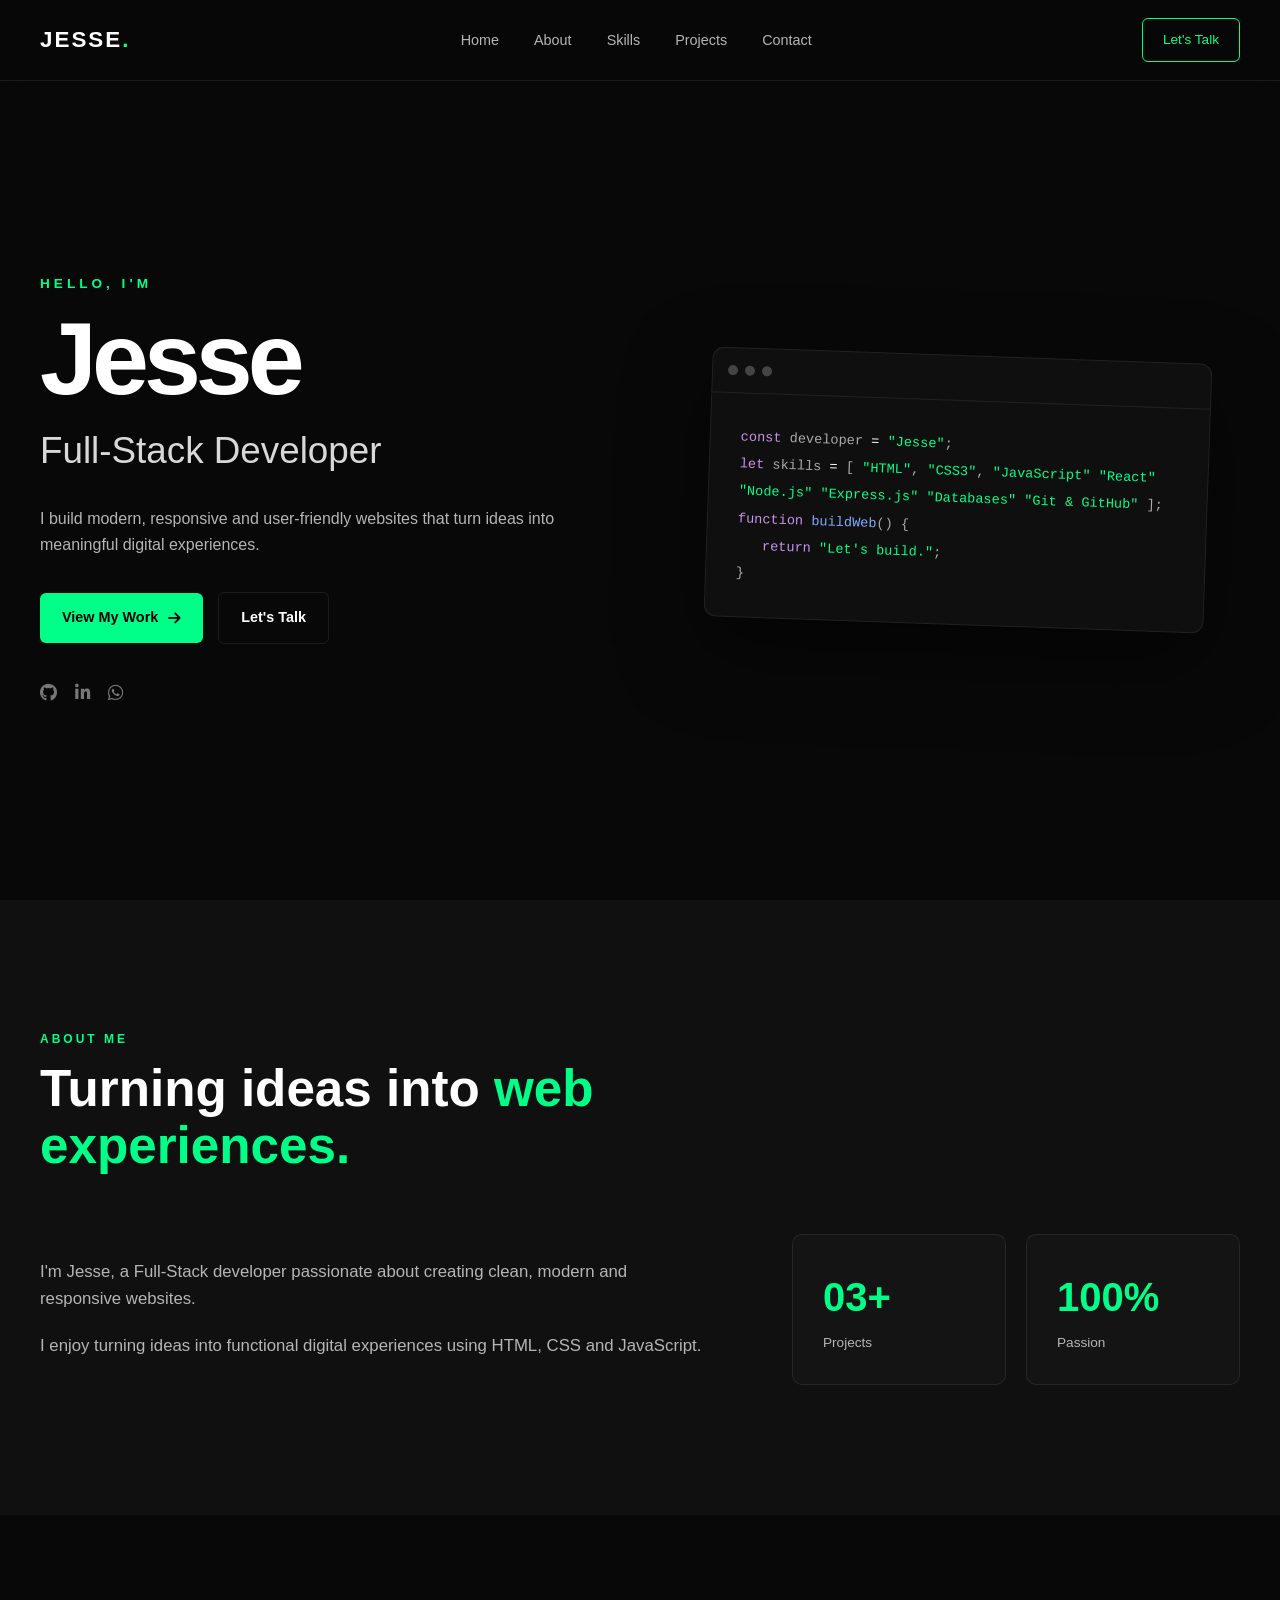
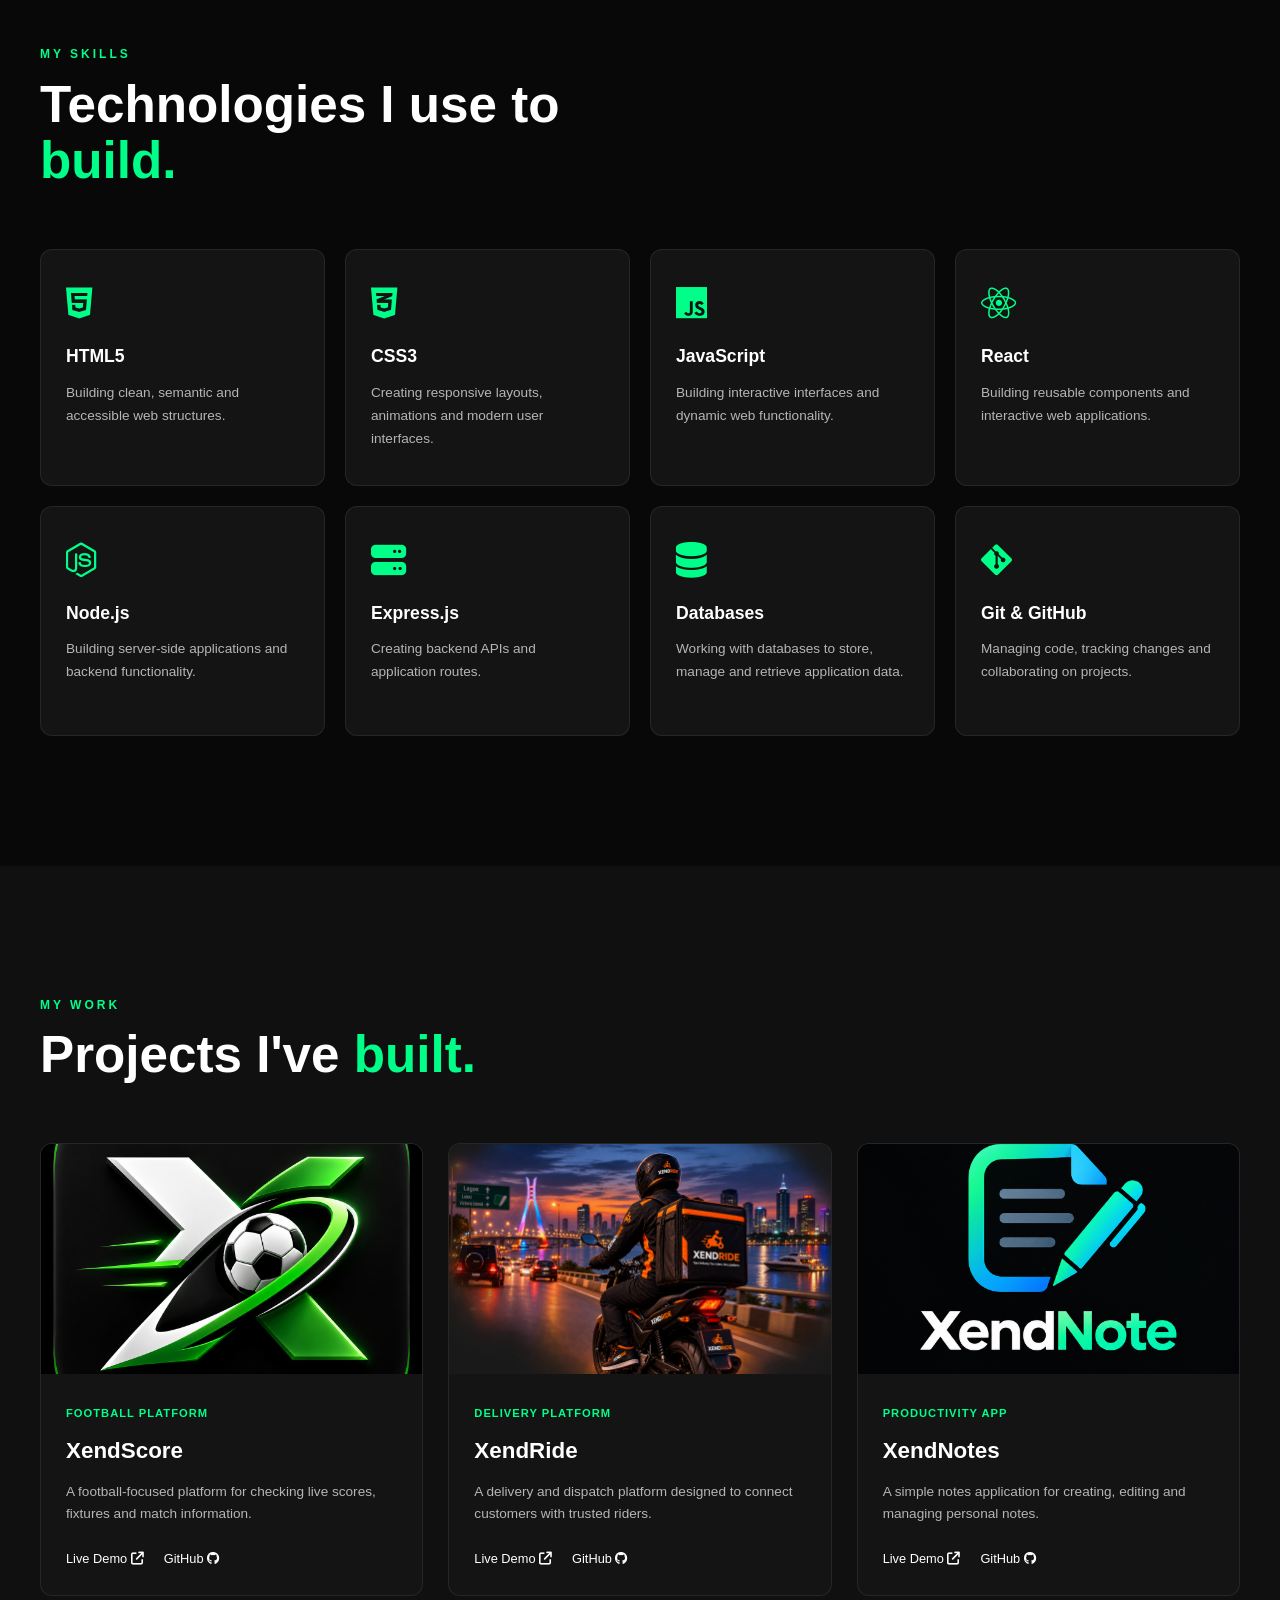
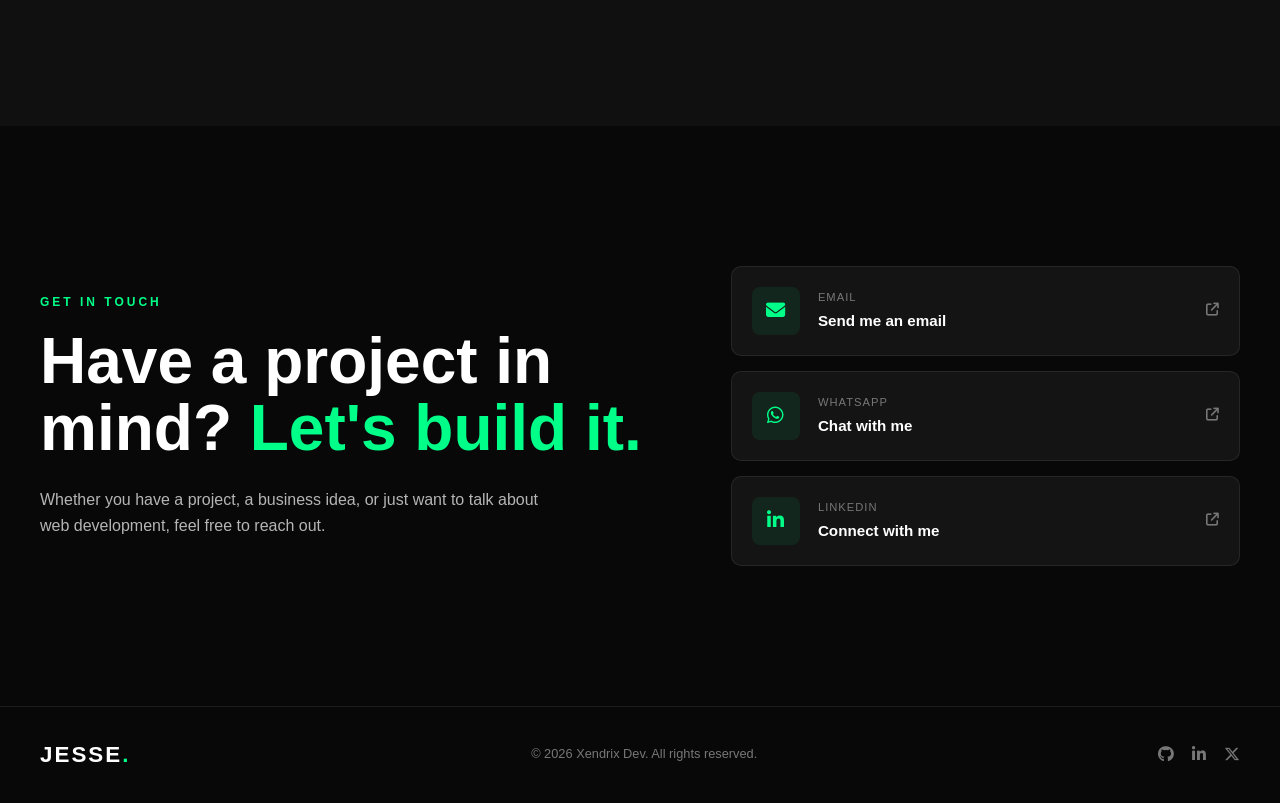
<file: index.html>
<!DOCTYPE html>
<ht lang="en">
<head>
    <meta charset="UTF-8">
    <meta name="viewport" content="width=device-width, initial-scale=1.0">

    <meta
        name="description"
        content="Jesse — Full-Stack Developer building modern, responsive and user-friendly web experiences."
    >

    <title>Jesse | Full-Stack Developer</title>

    <!-- Font Awesome -->
    <link
        rel="stylesheet"
        href="https://cdnjs.cloudflare.com/ajax/libs/font-awesome/6.5.2/css/all.min.css"
    >

    <!-- Main CSS -->
    <link rel="stylesheet" href="style.css">
    <link rel="icon" type="image/png" href="/images/jesselogo.png">
</head>

<body>

    <!-- ==================== NAVBAR ==================== -->
    <header class="header">
        <nav class="navbar">

            <a href="#home" class="logo">
                JESSE<span>.</span>
            </a>

            <ul class="nav-links">
                <li><a href="#home">Home</a></li>
                <li><a href="#about">About</a></li>
                <li><a href="#skills">Skills</a></li>
                <li><a href="#projects">Projects</a></li>
                <li><a href="#contact">Contact</a></li>
            </ul>

            <a href="#contact" class="nav-contact">
                Let's Talk
            </a>

            <button
                class="menu-btn"
                type="button"
                aria-label="Open navigation menu"
            >
                <i class="fa-solid fa-bars"></i>
            </button>

        </nav>
    </header>


    <!-- ==================== MAIN ==================== -->
    <main>

        <!-- ==================== HERO ==================== -->
        <section id="home" class="hero">

            <div class="hero-content">

                <p class="hero-intro">
                    HELLO, I'M
                </p>

                <h1>
                    Jesse
                </h1>

                <h2>
                    Full-Stack Developer
                </h2>

                <p class="hero-description">
                    I build modern, responsive and user-friendly
                    websites that turn ideas into meaningful digital
                    experiences.
                </p>

                <div class="hero-buttons">

                    <a href="#projects" class="btn primary-btn">
                        View My Work
                        <i class="fa-solid fa-arrow-right"></i>
                    </a>

                    <a href="#contact" class="btn secondary-btn">
                        Let's Talk
                    </a>

                </div>

                <div class="hero-socials">

                    <a target="_blank" href="https://github.com/jessepatrick98-blip" aria-label="GitHub">
                        <i class="fa-brands fa-github"></i>
                    </a>

                    <a target="_blank" href="https://www.linkedin.com/in/jesse-patrick-ab23aa43b/" aria-label="LinkedIn">
                        <i class="fa-brands fa-linkedin-in"></i>
                    </a>

                    <a target="_blank" href="https://wa.me/message/SA4C3QJQT6L4J1" aria-label="X">
                        <i class="fa-brands fa-whatsapp"></i>
                    </a>

                </div>

            </div>

            <div class="hero-visual">

                <div class="code-card">

                    <div class="code-header">
                        <span></span>
                        <span></span>
                        <span></span>
                    </div>

                    <div class="code-content">
                        <p>
                            <span class="code-purple">const</span>
                            developer
                            <span class="code-white">=</span>
                            <span class="code-green">"Jesse"</span>;
                        </p>

                        <p>
                            <span class="code-purple">let</span>
                            skills
                            <span class="code-white">=</span>
                            [
                            <span class="code-green">"HTML"</span>,
                            <span class="code-green">"CSS3"</span>,
                            <span class="code-green">"JavaScript"</span>
                            <span class="code-green">"React"</span>
                            <span class="code-green">"Node.js"</span>
                            <span class="code-green">"Express.js"</span>
                            <span class="code-green">"Databases"</span>
                            <span class="code-green">"Git & GitHub"</span>

                            ];
                        </p>

                        <p>
                            <span class="code-purple">function</span>
                            <span class="code-blue">buildWeb</span>() {
                        </p>

                        <p class="code-indent">
                            <span class="code-purple">return</span>
                            <span class="code-green">"Let's build."</span>;
                        </p>

                        <p>
                            }
                        </p>
                    </div>

                </div>

            </div>

        </section>


        <!-- ==================== ABOUT ==================== -->
        <section id="about" class="about">

            <div class="section-container">

                <div class="section-heading">
                    <p class="section-label">ABOUT ME</p>
                    <h2>Turning ideas into <span>web experiences.</span></h2>
                </div>

                <div class="about-content">

                    <div class="about-text">
                        <p>
                            I'm Jesse, a Full-Stack developer passionate about
                            creating clean, modern and responsive websites.
                        </p>

                        <p>
                            I enjoy turning ideas into functional digital
                            experiences using HTML, CSS and JavaScript.
                        </p>
                    </div>

                    <div class="about-stats">

                        <div class="stat">
                            <strong>03+</strong>
                            <span>Projects</span>
                        </div>

                        <div class="stat">
                            <strong>100%</strong>
                            <span>Passion</span>
                        </div>

                    </div>

                </div>

            </div>

        </section>


       
<!-- ==================== SKILLS ==================== -->
<section id="skills" class="skills">

    <div class="section-container">

        <div class="section-heading">
            <p class="section-label">MY SKILLS</p>
            <h2>Technologies I use to <span>build.</span></h2>
        </div>


        <div class="skills-grid">

            <!-- HTML -->
            <div class="skill-card">
                <i class="fa-brands fa-html5"></i>

                <h3>HTML5</h3>

                <p>
                    Building clean, semantic and accessible
                    web structures.
                </p>
            </div>


            <!-- CSS -->
            <div class="skill-card">
                <i class="fa-brands fa-css3-alt"></i>

                <h3>CSS3</h3>

                <p>
                    Creating responsive layouts, animations
                    and modern user interfaces.
                </p>
            </div>


            <!-- JavaScript -->
            <div class="skill-card">
                <i class="fa-brands fa-js"></i>

                <h3>JavaScript</h3>

                <p>
                    Building interactive interfaces and
                    dynamic web functionality.
                </p>
            </div>


            <!-- React -->
            <div class="skill-card">
                <i class="fa-brands fa-react"></i>

                <h3>React</h3>

                <p>
                    Building reusable components and
                    interactive web applications.
                </p>
            </div>


            <!-- Node.js -->
            <div class="skill-card">

                <i class="fa-brands fa-node-js"></i>

                <h3>Node.js</h3>

                <p>
                    Building server-side applications
                    and backend functionality.
                </p>
            </div>


            <!-- Express -->
            <div class="skill-card">

                <i class="fa-solid fa-server"></i>

                <h3>Express.js</h3>

                <p>
                    Creating backend APIs and
                    application routes.
                </p>
            </div>


            <!-- Database -->
            <div class="skill-card">

                <i class="fa-solid fa-database"></i>

                <h3>Databases</h3>

                <p>
                    Working with databases to store,
                    manage and retrieve application data.
                </p>
            </div>


            <!-- Git -->
            <div class="skill-card">

                <i class="fa-brands fa-git-alt"></i>

                <h3>Git & GitHub</h3>

                <p>
                    Managing code, tracking changes and
                    collaborating on projects.
                </p>
            </div>

        </div>

    </div>

</section>



        <!-- ==================== PROJECTS ==================== -->
        <section id="projects" class="projects">

            <div class="section-container">

                <div class="section-heading">
                    <p class="section-label">MY WORK</p>
                    <h2>Projects I've <span>built.</span></h2>
                </div>

                <div class="projects-grid">

                    <!-- XendScore -->
                    <article class="project-card">

                        <div class="project-image">
                            <img
                                src="/images/xendscore.png.png"
                                alt="XendScore project preview"
                            >
                        </div>

                        <div class="project-info">

                            <span class="project-category">
                                Football Platform
                            </span>

                            <h3>XendScore</h3>

                            <p>
                                A football-focused platform for checking
                                live scores, fixtures and match information.
                            </p>

                            <div class="project-links">
                                <a href="https://xendscore.pages.dev/" target="_blank">
                                    Live Demo
                                    <i class="fa-solid fa-arrow-up-right-from-square"></i>
                                </a>

                                <a href="https://github.com/jessepatrick98-blip/XendScore" target="_blank">
                                    GitHub
                                    <i class="fa-brands fa-github"></i>
                                </a>
                            </div>

                        </div>

                    </article>


                    <!-- XendRide -->
                    <article class="project-card">

                        <div class="project-image">
                            <img
                                src="images/xendride.png"
                                alt="XendRide project preview"
                            >
                        </div>

                        <div class="project-info">

                            <span class="project-category">
                                Delivery Platform
                            </span>

                            <h3>XendRide</h3>

                            <p>
                                A delivery and dispatch platform designed
                                to connect customers with trusted riders.
                            </p>

                            <div class="project-links">
                                <a href="#" target="_blank">
                                    Live Demo
                                    <i class="fa-solid fa-arrow-up-right-from-square"></i>
                                </a>

                                <a href="#" target="_blank">
                                    GitHub
                                    <i class="fa-brands fa-github"></i>
                                </a>
                            </div>

                        </div>

                    </article>


                    <!-- XendNotes -->
                    <article class="project-card">

                        <div class="project-image">
                            <img
                                src="/images/xendnote.png.png"
                                alt="XendNotes project preview"
                            >
                        </div>

                        <div class="project-info">

                            <span class="project-category">
                                Productivity App
                            </span>

                            <h3>XendNotes</h3>

                            <p>
                                A simple notes application for creating,
                                editing and managing personal notes.
                            </p>

                            <div class="project-links">
                                <a href="#" target="_blank">
                                    Live Demo
                                    <i class="fa-solid fa-arrow-up-right-from-square"></i>
                                </a>

                                <a href="#" target="_blank">
                                    GitHub
                                    <i class="fa-brands fa-github"></i>
                                </a>
                            </div>

                        </div>

                    </article>

                </div>

            </div>

        </section>


        <!-- ==================== CONTACT ==================== -->

<!-- ==================== CONTACT ==================== -->
<section id="contact" class="contact">

    <div class="section-container">

        <div class="contact-wrapper">

            <div class="contact-heading">
                <p class="section-label">GET IN TOUCH</p>

                <h2>
                    Have a project in mind?
                    <span>Let's build it.</span>
                </h2>

                <p class="contact-description">
                    Whether you have a project, a business idea, or just
                    want to talk about web development, feel free to reach out.
                </p>
            </div>


            <div class="contact-options">

                <!-- Email -->
                <a  href="https://mail.google.com/mail/?view=cm&fs=1&to=jessepatrick98@gmail.com" class="contact-card">

                    <div class="contact-icon">
                        <i class="fa-solid fa-envelope"></i>
                    </div>

                    <div class="contact-info">
                        <span>Email</span>
                        <strong>Send me an email</strong>
                    </div>

                    <i class="fa-solid fa-arrow-up-right-from-square contact-arrow"></i>

                </a>


                <!-- WhatsApp -->
                <a
                    href="https://wa.me/message/SA4C3QJQT6L4J1"
                    target="_blank"
                    rel="noopener noreferrer"
                    class="contact-card"
                >

                    <div class="contact-icon">
                        <i class="fa-brands fa-whatsapp"></i>
                    </div>

                    <div class="contact-info">
                        <span>WhatsApp</span>
                        <strong>Chat with me</strong>
                    </div>

                    <i class="fa-solid fa-arrow-up-right-from-square contact-arrow"></i>

                </a>


                <!-- LinkedIn -->
                <a
                    href="https://www.linkedin.com/in/jesse-patrick-ab23aa43b/"
                    target="_blank"
                    rel="noopener noreferrer"
                    class="contact-card"
                >

                    <div class="contact-icon">
                        <i class="fa-brands fa-linkedin-in"></i>
                    </div>

                    <div class="contact-info">
                        <span>LinkedIn</span>
                        <strong>Connect with me</strong>
                    </div>

                    <i class="fa-solid fa-arrow-up-right-from-square contact-arrow"></i>

                </a>

            </div>

        </div>

    </div>

</section>


    </main>


    <!-- ==================== FOOTER ==================== -->
    <footer class="footer">

        <div class="footer-content">

            <a href="#home" class="logo">
                JESSE<span>.</span>
            </a>

            <p>
                © 2026 Xendrix Dev. All rights reserved.
            </p>

            <div class="footer-socials">

                <a href="#" aria-label="GitHub">
                    <i class="fa-brands fa-github"></i>
                </a>

                <a href="#" aria-label="LinkedIn">
                    <i class="fa-brands fa-linkedin-in"></i>
                </a>

                <a href="#" aria-label="X">
                    <i class="fa-brands fa-x-twitter"></i>
                </a>

            </div>

        </div>

    </footer>


    <!-- JavaScript -->
    <script src="script.js"></script>

</body>
</ht
</file>
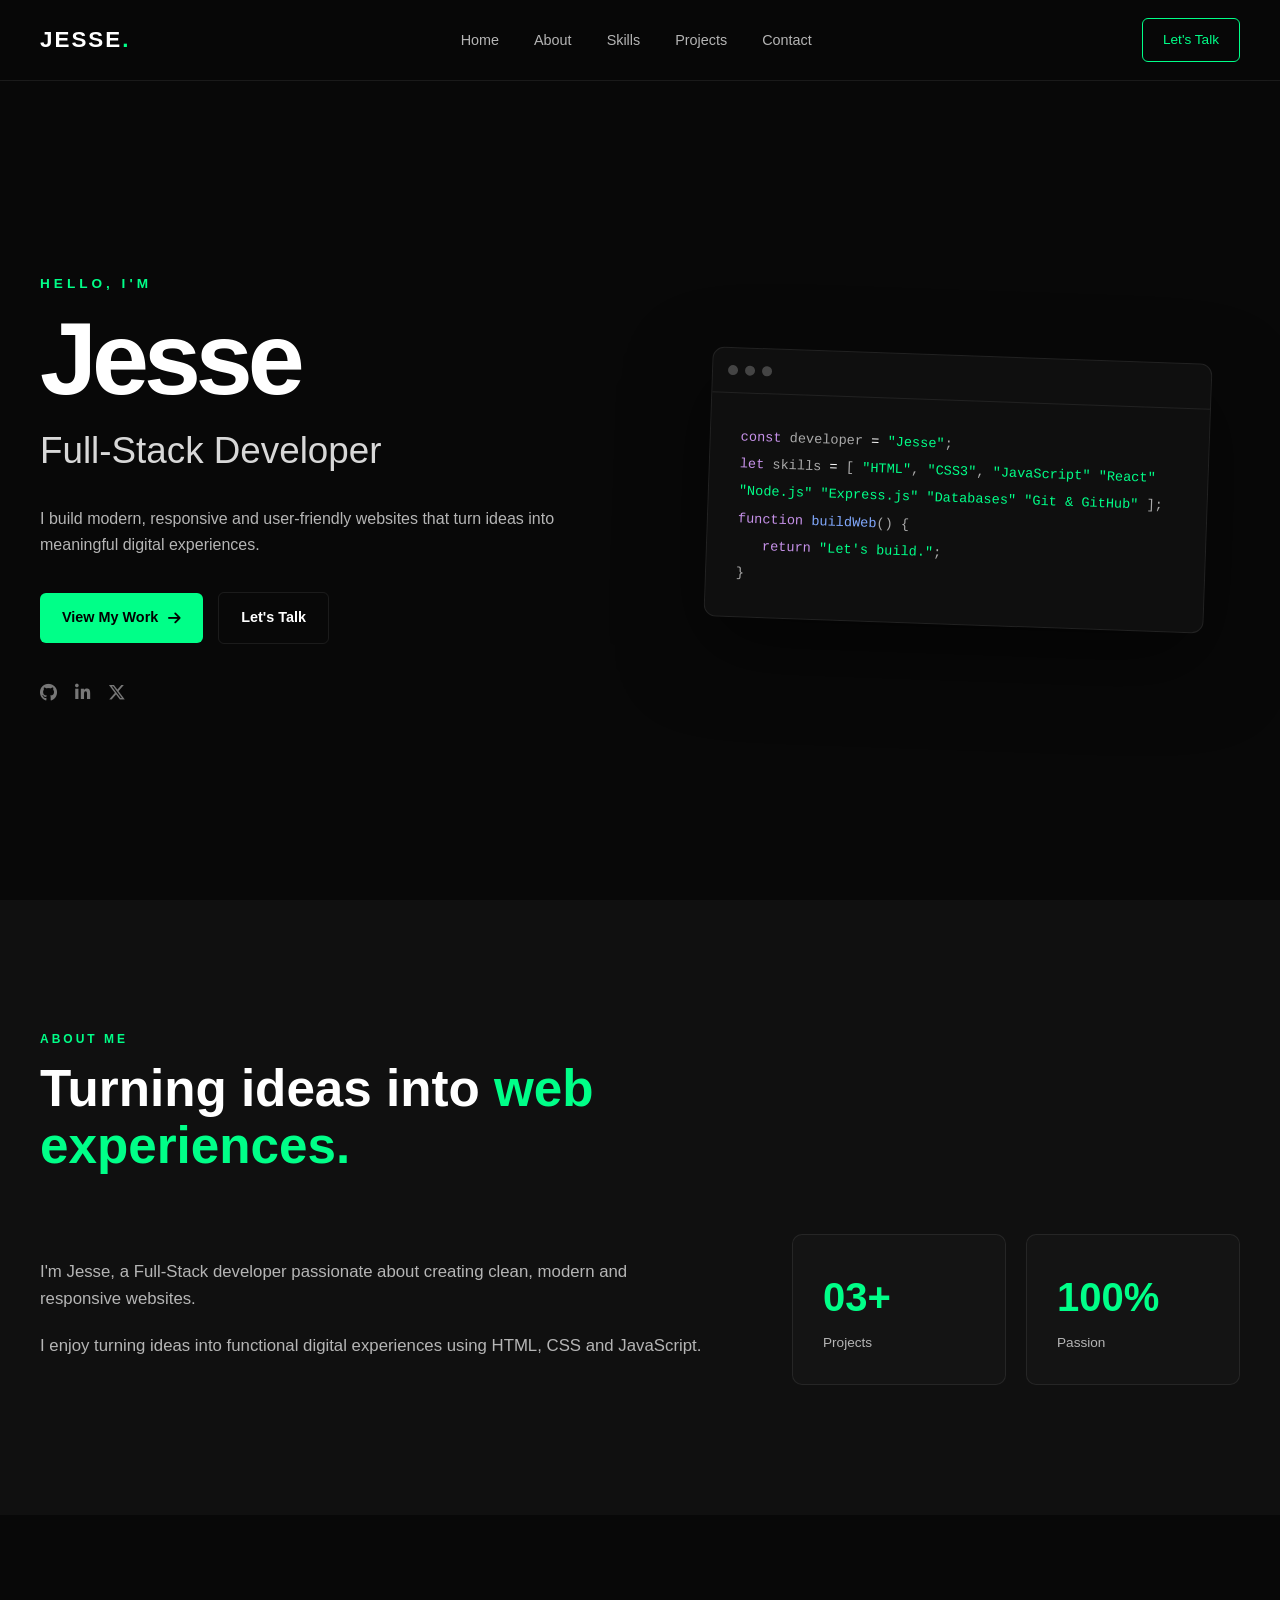
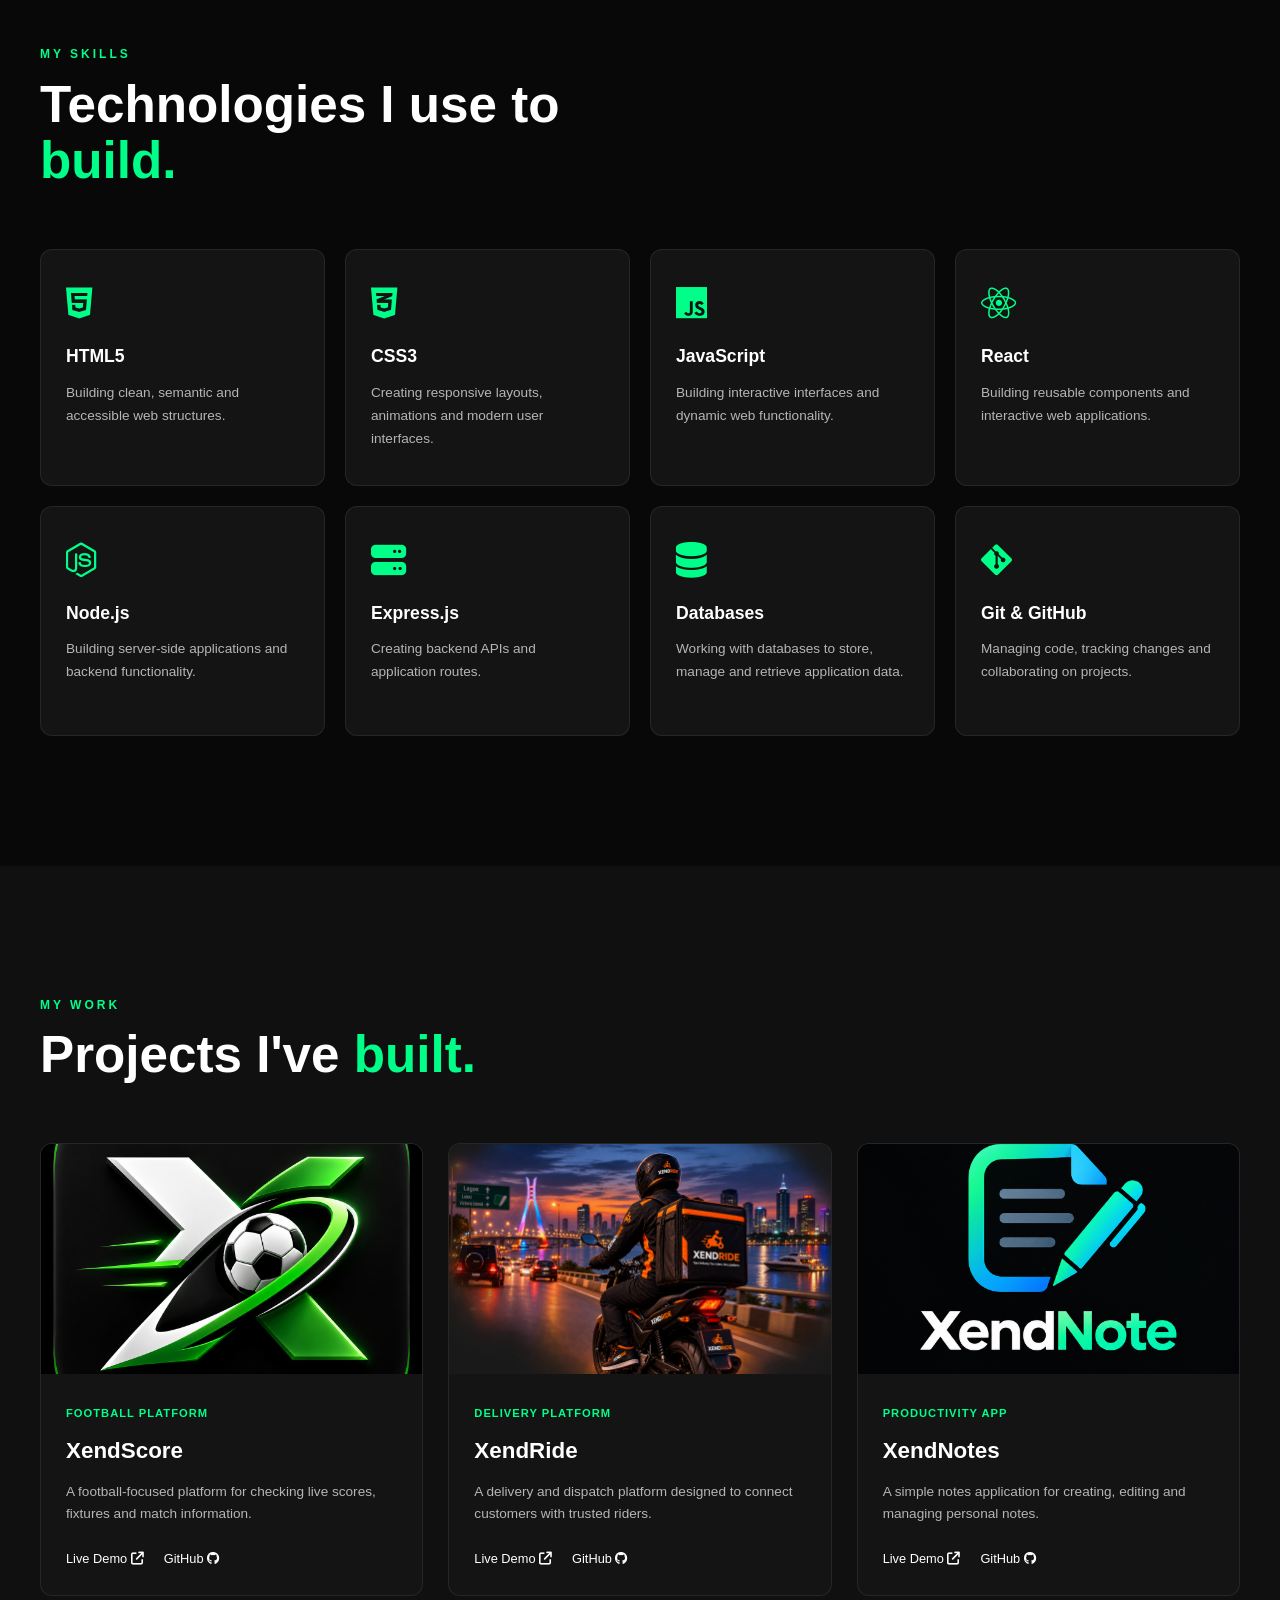
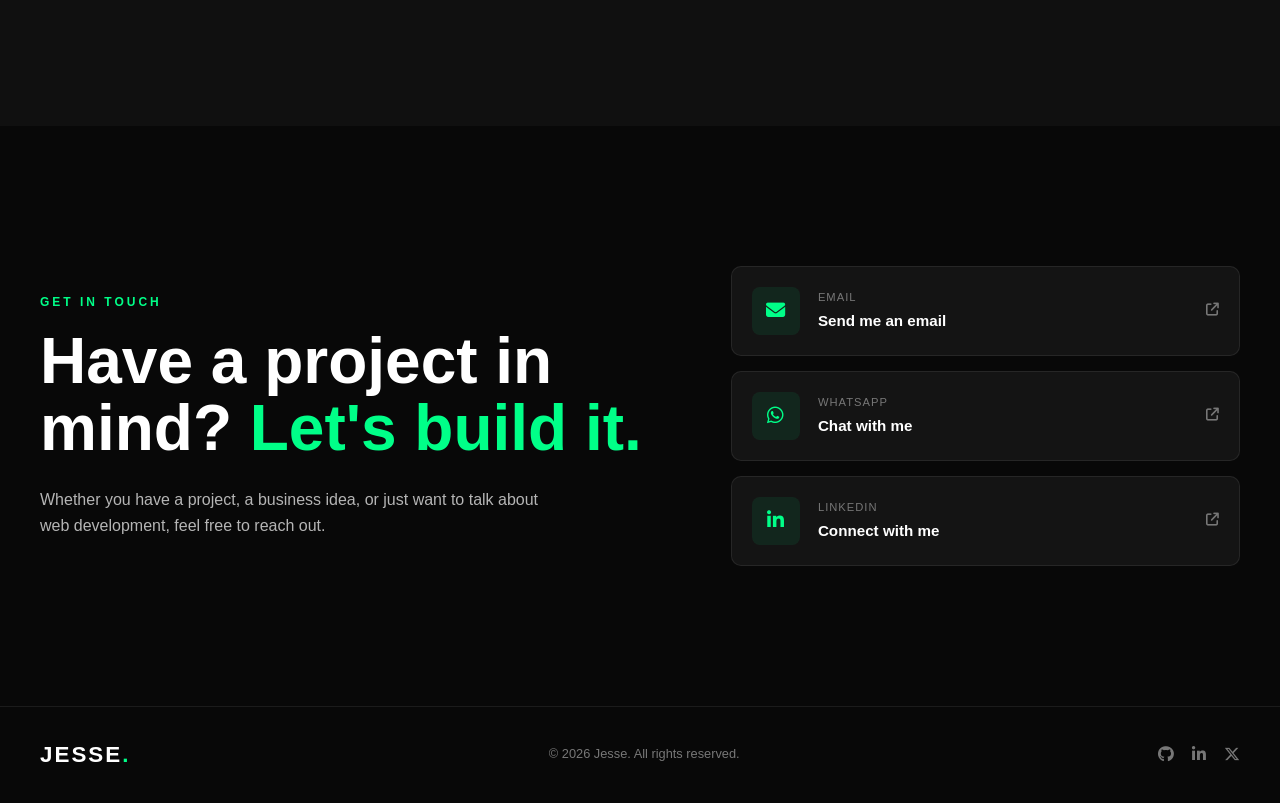
<file: hero.html>
<!DOCTYPE html>
<ht lang="en">
<head>
    <meta charset="UTF-8">
    <meta name="viewport" content="width=device-width, initial-scale=1.0">

    <meta
        name="description"
        content="Jesse — Full-Stack Developer building modern, responsive and user-friendly web experiences."
    >

    <title>Jesse | Full-Stack Developer</title>

    <!-- Font Awesome -->
    <link
        rel="stylesheet"
        href="https://cdnjs.cloudflare.com/ajax/libs/font-awesome/6.5.2/css/all.min.css"
    >

    <!-- Main CSS -->
    <link rel="stylesheet" href="/css/style.css">
    <link rel="icon" type="image/png" href="/images/jesselogo.png">
</head>

<body>

    <!-- ==================== NAVBAR ==================== -->
    <header class="header">
        <nav class="navbar">

            <a href="#home" class="logo">
                JESSE<span>.</span>
            </a>

            <ul class="nav-links">
                <li><a href="#home">Home</a></li>
                <li><a href="#about">About</a></li>
                <li><a href="#skills">Skills</a></li>
                <li><a href="#projects">Projects</a></li>
                <li><a href="#contact">Contact</a></li>
            </ul>

            <a href="#contact" class="nav-contact">
                Let's Talk
            </a>

            <button
                class="menu-btn"
                type="button"
                aria-label="Open navigation menu"
            >
                <i class="fa-solid fa-bars"></i>
            </button>

        </nav>
    </header>


    <!-- ==================== MAIN ==================== -->
    <main>

        <!-- ==================== HERO ==================== -->
        <section id="home" class="hero">

            <div class="hero-content">

                <p class="hero-intro">
                    HELLO, I'M
                </p>

                <h1>
                    Jesse
                </h1>

                <h2>
                    Full-Stack Developer
                </h2>

                <p class="hero-description">
                    I build modern, responsive and user-friendly
                    websites that turn ideas into meaningful digital
                    experiences.
                </p>

                <div class="hero-buttons">

                    <a href="#projects" class="btn primary-btn">
                        View My Work
                        <i class="fa-solid fa-arrow-right"></i>
                    </a>

                    <a href="#contact" class="btn secondary-btn">
                        Let's Talk
                    </a>

                </div>

                <div class="hero-socials">

                    <a href="#" aria-label="GitHub">
                        <i class="fa-brands fa-github"></i>
                    </a>

                    <a href="#" aria-label="LinkedIn">
                        <i class="fa-brands fa-linkedin-in"></i>
                    </a>

                    <a href="#" aria-label="X">
                        <i class="fa-brands fa-x-twitter"></i>
                    </a>

                </div>

            </div>

            <div class="hero-visual">

                <div class="code-card">

                    <div class="code-header">
                        <span></span>
                        <span></span>
                        <span></span>
                    </div>

                    <div class="code-content">
                        <p>
                            <span class="code-purple">const</span>
                            developer
                            <span class="code-white">=</span>
                            <span class="code-green">"Jesse"</span>;
                        </p>

                        <p>
                            <span class="code-purple">let</span>
                            skills
                            <span class="code-white">=</span>
                            [
                            <span class="code-green">"HTML"</span>,
                            <span class="code-green">"CSS3"</span>,
                            <span class="code-green">"JavaScript"</span>
                            <span class="code-green">"React"</span>
                            <span class="code-green">"Node.js"</span>
                            <span class="code-green">"Express.js"</span>
                            <span class="code-green">"Databases"</span>
                            <span class="code-green">"Git & GitHub"</span>

                            ];
                        </p>

                        <p>
                            <span class="code-purple">function</span>
                            <span class="code-blue">buildWeb</span>() {
                        </p>

                        <p class="code-indent">
                            <span class="code-purple">return</span>
                            <span class="code-green">"Let's build."</span>;
                        </p>

                        <p>
                            }
                        </p>
                    </div>

                </div>

            </div>

        </section>


        <!-- ==================== ABOUT ==================== -->
        <section id="about" class="about">

            <div class="section-container">

                <div class="section-heading">
                    <p class="section-label">ABOUT ME</p>
                    <h2>Turning ideas into <span>web experiences.</span></h2>
                </div>

                <div class="about-content">

                    <div class="about-text">
                        <p>
                            I'm Jesse, a Full-Stack developer passionate about
                            creating clean, modern and responsive websites.
                        </p>

                        <p>
                            I enjoy turning ideas into functional digital
                            experiences using HTML, CSS and JavaScript.
                        </p>
                    </div>

                    <div class="about-stats">

                        <div class="stat">
                            <strong>03+</strong>
                            <span>Projects</span>
                        </div>

                        <div class="stat">
                            <strong>100%</strong>
                            <span>Passion</span>
                        </div>

                    </div>

                </div>

            </div>

        </section>


       
<!-- ==================== SKILLS ==================== -->
<section id="skills" class="skills">

    <div class="section-container">

        <div class="section-heading">
            <p class="section-label">MY SKILLS</p>
            <h2>Technologies I use to <span>build.</span></h2>
        </div>


        <div class="skills-grid">

            <!-- HTML -->
            <div class="skill-card">
                <i class="fa-brands fa-html5"></i>

                <h3>HTML5</h3>

                <p>
                    Building clean, semantic and accessible
                    web structures.
                </p>
            </div>


            <!-- CSS -->
            <div class="skill-card">
                <i class="fa-brands fa-css3-alt"></i>

                <h3>CSS3</h3>

                <p>
                    Creating responsive layouts, animations
                    and modern user interfaces.
                </p>
            </div>


            <!-- JavaScript -->
            <div class="skill-card">
                <i class="fa-brands fa-js"></i>

                <h3>JavaScript</h3>

                <p>
                    Building interactive interfaces and
                    dynamic web functionality.
                </p>
            </div>


            <!-- React -->
            <div class="skill-card">
                <i class="fa-brands fa-react"></i>

                <h3>React</h3>

                <p>
                    Building reusable components and
                    interactive web applications.
                </p>
            </div>


            <!-- Node.js -->
            <div class="skill-card">

                <i class="fa-brands fa-node-js"></i>

                <h3>Node.js</h3>

                <p>
                    Building server-side applications
                    and backend functionality.
                </p>
            </div>


            <!-- Express -->
            <div class="skill-card">

                <i class="fa-solid fa-server"></i>

                <h3>Express.js</h3>

                <p>
                    Creating backend APIs and
                    application routes.
                </p>
            </div>


            <!-- Database -->
            <div class="skill-card">

                <i class="fa-solid fa-database"></i>

                <h3>Databases</h3>

                <p>
                    Working with databases to store,
                    manage and retrieve application data.
                </p>
            </div>


            <!-- Git -->
            <div class="skill-card">

                <i class="fa-brands fa-git-alt"></i>

                <h3>Git & GitHub</h3>

                <p>
                    Managing code, tracking changes and
                    collaborating on projects.
                </p>
            </div>

        </div>

    </div>

</section>



        <!-- ==================== PROJECTS ==================== -->
        <section id="projects" class="projects">

            <div class="section-container">

                <div class="section-heading">
                    <p class="section-label">MY WORK</p>
                    <h2>Projects I've <span>built.</span></h2>
                </div>

                <div class="projects-grid">

                    <!-- XendScore -->
                    <article class="project-card">

                        <div class="project-image">
                            <img
                                src="/images/xendscore.png.png"
                                alt="XendScore project preview"
                            >
                        </div>

                        <div class="project-info">

                            <span class="project-category">
                                Football Platform
                            </span>

                            <h3>XendScore</h3>

                            <p>
                                A football-focused platform for checking
                                live scores, fixtures and match information.
                            </p>

                            <div class="project-links">
                                <a href="https://xendscore.pages.dev/" target="_blank">
                                    Live Demo
                                    <i class="fa-solid fa-arrow-up-right-from-square"></i>
                                </a>

                                <a href="https://github.com/jessepatrick98-blip/XendScore" target="_blank">
                                    GitHub
                                    <i class="fa-brands fa-github"></i>
                                </a>
                            </div>

                        </div>

                    </article>


                    <!-- XendRide -->
                    <article class="project-card">

                        <div class="project-image">
                            <img
                                src="images/xendride.png"
                                alt="XendRide project preview"
                            >
                        </div>

                        <div class="project-info">

                            <span class="project-category">
                                Delivery Platform
                            </span>

                            <h3>XendRide</h3>

                            <p>
                                A delivery and dispatch platform designed
                                to connect customers with trusted riders.
                            </p>

                            <div class="project-links">
                                <a href="#" target="_blank">
                                    Live Demo
                                    <i class="fa-solid fa-arrow-up-right-from-square"></i>
                                </a>

                                <a href="#" target="_blank">
                                    GitHub
                                    <i class="fa-brands fa-github"></i>
                                </a>
                            </div>

                        </div>

                    </article>


                    <!-- XendNotes -->
                    <article class="project-card">

                        <div class="project-image">
                            <img
                                src="/images/xendnote.png.png"
                                alt="XendNotes project preview"
                            >
                        </div>

                        <div class="project-info">

                            <span class="project-category">
                                Productivity App
                            </span>

                            <h3>XendNotes</h3>

                            <p>
                                A simple notes application for creating,
                                editing and managing personal notes.
                            </p>

                            <div class="project-links">
                                <a href="#" target="_blank">
                                    Live Demo
                                    <i class="fa-solid fa-arrow-up-right-from-square"></i>
                                </a>

                                <a href="#" target="_blank">
                                    GitHub
                                    <i class="fa-brands fa-github"></i>
                                </a>
                            </div>

                        </div>

                    </article>

                </div>

            </div>

        </section>


        <!-- ==================== CONTACT ==================== -->

<!-- ==================== CONTACT ==================== -->
<section id="contact" class="contact">

    <div class="section-container">

        <div class="contact-wrapper">

            <div class="contact-heading">
                <p class="section-label">GET IN TOUCH</p>

                <h2>
                    Have a project in mind?
                    <span>Let's build it.</span>
                </h2>

                <p class="contact-description">
                    Whether you have a project, a business idea, or just
                    want to talk about web development, feel free to reach out.
                </p>
            </div>


            <div class="contact-options">

                <!-- Email -->
                <a  href="https://mail.google.com/mail/?view=cm&fs=1&to=jessepatrick98@gmail.com" class="contact-card">

                    <div class="contact-icon">
                        <i class="fa-solid fa-envelope"></i>
                    </div>

                    <div class="contact-info">
                        <span>Email</span>
                        <strong>Send me an email</strong>
                    </div>

                    <i class="fa-solid fa-arrow-up-right-from-square contact-arrow"></i>

                </a>


                <!-- WhatsApp -->
                <a
                    href="https://wa.me/message/SA4C3QJQT6L4J1"
                    target="_blank"
                    rel="noopener noreferrer"
                    class="contact-card"
                >

                    <div class="contact-icon">
                        <i class="fa-brands fa-whatsapp"></i>
                    </div>

                    <div class="contact-info">
                        <span>WhatsApp</span>
                        <strong>Chat with me</strong>
                    </div>

                    <i class="fa-solid fa-arrow-up-right-from-square contact-arrow"></i>

                </a>


                <!-- LinkedIn -->
                <a
                    href="https://www.linkedin.com/in/jesse-patrick-ab23aa43b/"
                    target="_blank"
                    rel="noopener noreferrer"
                    class="contact-card"
                >

                    <div class="contact-icon">
                        <i class="fa-brands fa-linkedin-in"></i>
                    </div>

                    <div class="contact-info">
                        <span>LinkedIn</span>
                        <strong>Connect with me</strong>
                    </div>

                    <i class="fa-solid fa-arrow-up-right-from-square contact-arrow"></i>

                </a>

            </div>

        </div>

    </div>

</section>


    </main>


    <!-- ==================== FOOTER ==================== -->
    <footer class="footer">

        <div class="footer-content">

            <a href="#home" class="logo">
                JESSE<span>.</span>
            </a>

            <p>
                © 2026 Jesse. All rights reserved.
            </p>

            <div class="footer-socials">

                <a href="#" aria-label="GitHub">
                    <i class="fa-brands fa-github"></i>
                </a>

                <a href="#" aria-label="LinkedIn">
                    <i class="fa-brands fa-linkedin-in"></i>
                </a>

                <a href="#" aria-label="X">
                    <i class="fa-brands fa-x-twitter"></i>
                </a>

            </div>

        </div>

    </footer>


    <!-- JavaScript -->
    <script src="/js/script.js"></script>

</body>
</ht
</file>
<file: style.css>
/* =========================
   RESET
========================= */

* {
    margin: 0;
    padding: 0;
    box-sizing: border-box;
}

html {
    scroll-behavior: smooth;
}

body {
    font-family: Arial, sans-serif;
    background: #080808;
    color: #ffffff;
    line-height: 1.6;
}

a {
    text-decoration: none;
    color: inherit;
}

ul {
    list-style: none;
}

button {
    font: inherit;
}


/* =========================
   VARIABLES
========================= */

:root {
    --bg: #080808;
    --bg-secondary: #101010;
    --card: #141414;

    --white: #ffffff;
    --text: #b5b5b5;
    --muted: #777777;

    --accent: #00ff88;
    --accent-dark: #00cc6d;

    --border: rgba(255, 255, 255, 0.08);

    --container: 1200px;
}


/* =========================
   GLOBAL
========================= */

body {
    overflow-x: hidden;
}

section {
    width: 100%;
}

.section-container {
    width: min(100% - 40px, var(--container));
    margin: 0 auto;
}


/* =========================
   NAVBAR
========================= */

.header {
    position: fixed;
    top: 0;
    left: 0;
    width: 100%;
    z-index: 1000;

    background: rgba(8, 8, 8, 0.85);
    backdrop-filter: blur(15px);

    border-bottom: 1px solid var(--border);
}

.navbar {
    width: min(100% - 40px, var(--container));
    height: 80px;
    margin: 0 auto;

    display: flex;
    align-items: center;
    justify-content: space-between;
}

.logo {
    font-size: 1.4rem;
    font-weight: 800;
    letter-spacing: 2px;
}

.logo span {
    color: var(--accent);
}

.nav-links {
    display: flex;
    align-items: center;
    gap: 35px;
}

.nav-links a {
    color: var(--text);
    font-size: 0.9rem;
    transition: 0.3s ease;
}

.nav-links a:hover {
    color: var(--accent);
}

.nav-contact {
    padding: 10px 20px;
    border: 1px solid var(--accent);
    border-radius: 6px;

    color: var(--accent);
    font-size: 0.85rem;

    transition: 0.3s ease;
}

.nav-contact:hover {
    background: var(--accent);
    color: #000;
}

.menu-btn {
    display: none;

    border: none;
    background: transparent;
    color: white;

    font-size: 1.4rem;
    cursor: pointer;
}


/* =========================
   HERO
========================= */

.hero {
    min-height: 100vh;
    width: min(100% - 40px, var(--container));

    margin: 0 auto;

    display: grid;
    grid-template-columns: 1fr 1fr;
    align-items: center;
    gap: 70px;

    padding-top: 80px;
}

.hero-intro {
    color: var(--accent);
    font-size: 0.85rem;
    font-weight: 700;
    letter-spacing: 4px;
    margin-bottom: 15px;
}

.hero h1 {
    font-size: clamp(4rem, 8vw, 7rem);
    line-height: 0.95;
    letter-spacing: -5px;
    margin-bottom: 15px;
}

.hero h2 {
    color: #d8d8d8;
    font-size: clamp(1.5rem, 3vw, 2.3rem);
    font-weight: 500;
    margin-bottom: 25px;
}

.hero-description {
    max-width: 550px;
    color: var(--text);
    font-size: 1rem;
    margin-bottom: 35px;
}

.hero-buttons {
    display: flex;
    align-items: center;
    gap: 15px;
}

.btn {
    display: inline-flex;
    align-items: center;
    justify-content: center;
    gap: 10px;

    padding: 13px 22px;

    border-radius: 6px;

    font-size: 0.9rem;
    font-weight: 600;

    transition: 0.3s ease;
}

.primary-btn {
    background: var(--accent);
    color: #000;
}

.primary-btn:hover {
    background: var(--accent-dark);
    transform: translateY(-3px);
}

.secondary-btn {
    border: 1px solid var(--border);
    color: white;
}

.secondary-btn:hover {
    border-color: var(--accent);
    color: var(--accent);
}

.hero-socials {
    display: flex;
    gap: 18px;
    margin-top: 35px;
}

.hero-socials a {
    color: var(--muted);
    font-size: 1.1rem;
    transition: 0.3s ease;
}

.hero-socials a:hover {
    color: var(--accent);
    transform: translateY(-3px);
}


/* =========================
   CODE CARD
========================= */

.hero-visual {
    display: flex;
    justify-content: center;
}

.code-card {
    width: 100%;
    max-width: 500px;

    background: #0f0f0f;

    border: 1px solid var(--border);
    border-radius: 12px;

    box-shadow:
        0 30px 80px rgba(0, 0, 0, 0.5);

    overflow: hidden;

    transform: rotate(2deg);

    transition: 0.4s ease;
}

.code-card:hover {
    transform: rotate(0deg) translateY(-8px);
}

.code-header {
    height: 45px;

    display: flex;
    align-items: center;

    gap: 7px;

    padding: 0 15px;

    border-bottom: 1px solid var(--border);
}

.code-header span {
    width: 10px;
    height: 10px;
    border-radius: 50%;
    background: #444;
}

.code-content {
    padding: 30px;

    font-family: "Courier New", monospace;
    font-size: 0.85rem;

    color: #aaa;

    line-height: 2;
}

.code-purple {
    color: #c792ea;
}

.code-green {
    color: var(--accent);
}

.code-blue {
    color: #82aaff;
}

.code-white {
    color: white;
}

.code-indent {
    padding-left: 25px;
}


/* =========================
   SECTION HEADINGS
========================= */

.section-heading {
    margin-bottom: 60px;
}

.section-label {
    color: var(--accent);
    font-size: 0.75rem;
    font-weight: 700;
    letter-spacing: 3px;
    margin-bottom: 12px;
}

.section-heading h2 {
    max-width: 650px;

    font-size: clamp(2rem, 4vw, 3.5rem);
    line-height: 1.1;
}

.section-heading h2 span {
    color: var(--accent);
}


/* =========================
   ABOUT
========================= */

.about {
    padding: 130px 0;
    background: var(--bg-secondary);
}

.about-content {
    display: grid;
    grid-template-columns: 1.5fr 1fr;
    gap: 80px;
    align-items: center;
}

.about-text {
    color: var(--text);
    font-size: 1.05rem;
}

.about-text p + p {
    margin-top: 20px;
}

.about-stats {
    display: grid;
    grid-template-columns: repeat(2, 1fr);
    gap: 20px;
}

.stat {
    padding: 30px;

    background: var(--card);

    border: 1px solid var(--border);
    border-radius: 10px;
}

.stat strong {
    display: block;

    color: var(--accent);

    font-size: 2.5rem;
}

.stat span {
    color: var(--text);
    font-size: 0.85rem;
}



/* =========================
   SKILLS
========================= */

.skills {
    padding: 130px 0;
    background: var(--bg);
}

.skills-grid {
    display: grid;

    grid-template-columns: repeat(4, 1fr);

    gap: 20px;
}

.skill-card {
    position: relative;

    padding: 35px 25px;

    min-height: 230px;

    display: flex;
    flex-direction: column;

    justify-content: flex-start;

    background: var(--card);

    border: 1px solid var(--border);

    border-radius: 12px;

    overflow: hidden;

    transition:
        transform 0.3s ease,
        border-color 0.3s ease,
        background 0.3s ease;
}


/* Top accent line */

.skill-card::before {
    content: "";

    position: absolute;

    top: 0;
    left: 0;

    width: 0;
    height: 2px;

    background: var(--accent);

    transition: width 0.3s ease;
}

.skill-card:hover::before {
    width: 100%;
}


/* Hover */

.skill-card:hover {
    transform: translateY(-8px);

    border-color: rgba(0, 255, 136, 0.35);

    background: #171717;
}


/* Icon */

.skill-card i {
    color: var(--accent);

    font-size: 2.2rem;

    margin-bottom: 22px;

    transition: transform 0.3s ease;
}

.skill-card:hover i {
    transform: scale(1.1);
}


/* Title */

.skill-card h3 {
    color: var(--white);

    font-size: 1.1rem;

    margin-bottom: 10px;
}


/* Description */

.skill-card p {
    color: var(--text);

    font-size: 0.85rem;

    line-height: 1.7;
}


/* =========================
   TABLET
========================= */

@media (max-width: 1000px) {

    .skills-grid {
        grid-template-columns: repeat(2, 1fr);
    }
}


/* =========================
   MOBILE
========================= */

@media (max-width: 600px) {

    .skills {
        padding: 90px 0;
    }

    .skills-grid {
        grid-template-columns: 1fr;
    }

    .skill-card {
        min-height: auto;

        padding: 30px 22px;
    }
}




/* =========================
   PROJECTS
========================= */

.projects {
    padding: 130px 0;
    background: var(--bg-secondary);
}

.projects-grid {
    display: grid;
    grid-template-columns: repeat(3, 1fr);
    gap: 25px;
}

.project-card {
    overflow: hidden;

    background: var(--card);

    border: 1px solid var(--border);
    border-radius: 12px;

    transition: 0.3s ease;
}

.project-card:hover {
    transform: translateY(-8px);
    border-color: rgba(0, 255, 136, 0.4);
}

.project-image {
    height: 230px;
    overflow: hidden;
    background: #1a1a1a;
}

.project-image img {
    width: 100%;
    height: 100%;

    object-fit: cover;

    transition: 0.5s ease;
}

.project-card:hover .project-image img {
    transform: scale(1.05);
}

.project-info {
    padding: 25px;
}

.project-category {
    color: var(--accent);

    font-size: 0.7rem;
    font-weight: 700;

    text-transform: uppercase;
    letter-spacing: 1px;
}

.project-info h3 {
    margin: 8px 0 12px;

    font-size: 1.4rem;
}

.project-info p {
    color: var(--text);
    font-size: 0.85rem;
    margin-bottom: 25px;
}

.project-links {
    display: flex;
    gap: 20px;
}

.project-links a {
    color: white;
    font-size: 0.8rem;
    transition: 0.3s ease;
}

.project-links a:hover {
    color: var(--accent);
}


/* =========================
   CONTACT
========================= */

.contact {
    padding: 150px 0;
}

.contact-content {
    max-width: 800px;
}

.contact-content h2 {
    font-size: clamp(2.5rem, 5vw, 4.5rem);
    line-height: 1.05;
    margin: 15px 0 25px;
}

.contact-content h2 span {
    color: var(--accent);
}

.contact-content > p:not(.section-label) {
    color: var(--text);
    max-width: 500px;
    margin-bottom: 30px;
}


/* =========================
   FOOTER
========================= */

.footer {
    border-top: 1px solid var(--border);
    padding: 30px 0;
}

.footer-content {
    width: min(100% - 40px, var(--container));
    margin: 0 auto;

    display: flex;
    align-items: center;
    justify-content: space-between;
}

.footer-content p {
    color: var(--muted);
    font-size: 0.8rem;
}

.footer-socials {
    display: flex;
    gap: 18px;
}

.footer-socials a {
    color: var(--muted);
    transition: 0.3s ease;
}

.footer-socials a:hover {
    color: var(--accent);
}


/* =========================
   TABLET
========================= */

@media (max-width: 900px) {

    .nav-links,
    .nav-contact {
        display: none;
    }

    .menu-btn {
        display: block;
    }

    .hero {
        grid-template-columns: 1fr;
        gap: 50px;

        padding-top: 130px;
        padding-bottom: 80px;
    }

    .hero-visual {
        justify-content: flex-start;
    }

    .skills-grid {
        grid-template-columns: repeat(2, 1fr);
    }

    .projects-grid {
        grid-template-columns: 1fr 1fr;
    }

    .about-content {
        grid-template-columns: 1fr;
        gap: 50px;
    }
}


/* =========================
   MOBILE
========================= */

@media (max-width: 600px) {

    .section-container {
        width: min(100% - 30px, var(--container));
    }

    .navbar {
        width: min(100% - 30px, var(--container));
        height: 70px;
    }

    .hero {
        width: min(100% - 30px, var(--container));

        padding-top: 110px;
    }

    .hero h1 {
        font-size: 4rem;
        letter-spacing: -3px;
    }

    .hero h2 {
        font-size: 1.5rem;
    }

    .hero-description {
        font-size: 0.9rem;
    }

    .hero-buttons {
        flex-direction: column;
        align-items: stretch;
    }

    .btn {
        width: 100%;
    }

    .code-card {
        transform: none;
    }

    .code-content {
        padding: 20px;
        font-size: 0.7rem;
        overflow-x: auto;
    }

    .about,
    .skills,
    .projects {
        padding: 90px 0;
    }

    .section-heading {
        margin-bottom: 40px;
    }

    .skills-grid {
        grid-template-columns: 1fr;
    }

    .projects-grid {
        grid-template-columns: 1fr;
    }

    .about-stats {
        grid-template-columns: 1fr 1fr;
    }

    .stat {
        padding: 20px;
    }

    .stat strong {
        font-size: 2rem;
    }

    .contact {
        padding: 100px 0;
    }

    .footer-content {
        flex-direction: column;
        gap: 20px;
        text-align: center;
    }
}

@media (max-width: 900px) {

    .nav-links.active {
        display: flex;
        flex-direction: column;
        align-items: flex-start;
        gap: 25px;

        position: absolute;
        top: 80px;
        left: 20px;
        right: 20px;

        padding: 30px;

        background: #101010;
        border: 1px solid var(--border);
        border-radius: 10px;
    }
}

/* =========================
   CONTACT
========================= */

.contact {
    padding: 140px 0;
    background: #080808;
}

.contact-wrapper {
    display: grid;
    grid-template-columns: 1.2fr 1fr;
    gap: 80px;
    align-items: center;
}

.contact-heading h2 {
    max-width: 650px;

    font-size: clamp(2.5rem, 5vw, 4.5rem);
    line-height: 1.05;

    margin: 15px 0 25px;
}

.contact-heading h2 span {
    color: var(--accent);
}

.contact-description {
    max-width: 520px;

    color: var(--text);
    font-size: 1rem;
}


/* Contact Cards */

.contact-options {
    display: flex;
    flex-direction: column;
    gap: 15px;
}

.contact-card {
    display: flex;
    align-items: center;
    gap: 18px;

    padding: 20px;

    background: var(--card);

    border: 1px solid var(--border);
    border-radius: 10px;

    transition: 0.3s ease;
}

.contact-card:hover {
    border-color: var(--accent);
    transform: translateX(6px);
}


/* Icon */

.contact-icon {
    width: 48px;
    height: 48px;

    display: flex;
    align-items: center;
    justify-content: center;

    flex-shrink: 0;

    border-radius: 8px;

    background: rgba(0, 255, 136, 0.08);

    color: var(--accent);

    font-size: 1.2rem;
}


/* Text */

.contact-info {
    display: flex;
    flex-direction: column;
    gap: 2px;
}

.contact-info span {
    color: var(--muted);

    font-size: 0.7rem;
    text-transform: uppercase;
    letter-spacing: 1px;
}

.contact-info strong {
    color: var(--white);

    font-size: 0.95rem;
}


/* Arrow */

.contact-arrow {
    margin-left: auto;

    color: var(--muted);

    font-size: 0.8rem;

    transition: 0.3s ease;
}

.contact-card:hover .contact-arrow {
    color: var(--accent);
    transform: translate(3px, -3px);
}


/* =========================
   CONTACT MOBILE
========================= */

@media (max-width: 900px) {

    .contact-wrapper {
        grid-template-columns: 1fr;
        gap: 50px;
    }
}


@media (max-width: 600px) {

    .contact {
        padding: 100px 0;
    }

    .contact-card {
        padding: 16px;
    }

    .contact-icon {
        width: 44px;
        height: 44px;
    }
}
</file>
<file: css/style.css>
/* =========================
   RESET
========================= */

* {
    margin: 0;
    padding: 0;
    box-sizing: border-box;
}

html {
    scroll-behavior: smooth;
}

body {
    font-family: Arial, sans-serif;
    background: #080808;
    color: #ffffff;
    line-height: 1.6;
}

a {
    text-decoration: none;
    color: inherit;
}

ul {
    list-style: none;
}

button {
    font: inherit;
}


/* =========================
   VARIABLES
========================= */

:root {
    --bg: #080808;
    --bg-secondary: #101010;
    --card: #141414;

    --white: #ffffff;
    --text: #b5b5b5;
    --muted: #777777;

    --accent: #00ff88;
    --accent-dark: #00cc6d;

    --border: rgba(255, 255, 255, 0.08);

    --container: 1200px;
}


/* =========================
   GLOBAL
========================= */

body {
    overflow-x: hidden;
}

section {
    width: 100%;
}

.section-container {
    width: min(100% - 40px, var(--container));
    margin: 0 auto;
}


/* =========================
   NAVBAR
========================= */

.header {
    position: fixed;
    top: 0;
    left: 0;
    width: 100%;
    z-index: 1000;

    background: rgba(8, 8, 8, 0.85);
    backdrop-filter: blur(15px);

    border-bottom: 1px solid var(--border);
}

.navbar {
    width: min(100% - 40px, var(--container));
    height: 80px;
    margin: 0 auto;

    display: flex;
    align-items: center;
    justify-content: space-between;
}

.logo {
    font-size: 1.4rem;
    font-weight: 800;
    letter-spacing: 2px;
}

.logo span {
    color: var(--accent);
}

.nav-links {
    display: flex;
    align-items: center;
    gap: 35px;
}

.nav-links a {
    color: var(--text);
    font-size: 0.9rem;
    transition: 0.3s ease;
}

.nav-links a:hover {
    color: var(--accent);
}

.nav-contact {
    padding: 10px 20px;
    border: 1px solid var(--accent);
    border-radius: 6px;

    color: var(--accent);
    font-size: 0.85rem;

    transition: 0.3s ease;
}

.nav-contact:hover {
    background: var(--accent);
    color: #000;
}

.menu-btn {
    display: none;

    border: none;
    background: transparent;
    color: white;

    font-size: 1.4rem;
    cursor: pointer;
}


/* =========================
   HERO
========================= */

.hero {
    min-height: 100vh;
    width: min(100% - 40px, var(--container));

    margin: 0 auto;

    display: grid;
    grid-template-columns: 1fr 1fr;
    align-items: center;
    gap: 70px;

    padding-top: 80px;
}

.hero-intro {
    color: var(--accent);
    font-size: 0.85rem;
    font-weight: 700;
    letter-spacing: 4px;
    margin-bottom: 15px;
}

.hero h1 {
    font-size: clamp(4rem, 8vw, 7rem);
    line-height: 0.95;
    letter-spacing: -5px;
    margin-bottom: 15px;
}

.hero h2 {
    color: #d8d8d8;
    font-size: clamp(1.5rem, 3vw, 2.3rem);
    font-weight: 500;
    margin-bottom: 25px;
}

.hero-description {
    max-width: 550px;
    color: var(--text);
    font-size: 1rem;
    margin-bottom: 35px;
}

.hero-buttons {
    display: flex;
    align-items: center;
    gap: 15px;
}

.btn {
    display: inline-flex;
    align-items: center;
    justify-content: center;
    gap: 10px;

    padding: 13px 22px;

    border-radius: 6px;

    font-size: 0.9rem;
    font-weight: 600;

    transition: 0.3s ease;
}

.primary-btn {
    background: var(--accent);
    color: #000;
}

.primary-btn:hover {
    background: var(--accent-dark);
    transform: translateY(-3px);
}

.secondary-btn {
    border: 1px solid var(--border);
    color: white;
}

.secondary-btn:hover {
    border-color: var(--accent);
    color: var(--accent);
}

.hero-socials {
    display: flex;
    gap: 18px;
    margin-top: 35px;
}

.hero-socials a {
    color: var(--muted);
    font-size: 1.1rem;
    transition: 0.3s ease;
}

.hero-socials a:hover {
    color: var(--accent);
    transform: translateY(-3px);
}


/* =========================
   CODE CARD
========================= */

.hero-visual {
    display: flex;
    justify-content: center;
}

.code-card {
    width: 100%;
    max-width: 500px;

    background: #0f0f0f;

    border: 1px solid var(--border);
    border-radius: 12px;

    box-shadow:
        0 30px 80px rgba(0, 0, 0, 0.5);

    overflow: hidden;

    transform: rotate(2deg);

    transition: 0.4s ease;
}

.code-card:hover {
    transform: rotate(0deg) translateY(-8px);
}

.code-header {
    height: 45px;

    display: flex;
    align-items: center;

    gap: 7px;

    padding: 0 15px;

    border-bottom: 1px solid var(--border);
}

.code-header span {
    width: 10px;
    height: 10px;
    border-radius: 50%;
    background: #444;
}

.code-content {
    padding: 30px;

    font-family: "Courier New", monospace;
    font-size: 0.85rem;

    color: #aaa;

    line-height: 2;
}

.code-purple {
    color: #c792ea;
}

.code-green {
    color: var(--accent);
}

.code-blue {
    color: #82aaff;
}

.code-white {
    color: white;
}

.code-indent {
    padding-left: 25px;
}


/* =========================
   SECTION HEADINGS
========================= */

.section-heading {
    margin-bottom: 60px;
}

.section-label {
    color: var(--accent);
    font-size: 0.75rem;
    font-weight: 700;
    letter-spacing: 3px;
    margin-bottom: 12px;
}

.section-heading h2 {
    max-width: 650px;

    font-size: clamp(2rem, 4vw, 3.5rem);
    line-height: 1.1;
}

.section-heading h2 span {
    color: var(--accent);
}


/* =========================
   ABOUT
========================= */

.about {
    padding: 130px 0;
    background: var(--bg-secondary);
}

.about-content {
    display: grid;
    grid-template-columns: 1.5fr 1fr;
    gap: 80px;
    align-items: center;
}

.about-text {
    color: var(--text);
    font-size: 1.05rem;
}

.about-text p + p {
    margin-top: 20px;
}

.about-stats {
    display: grid;
    grid-template-columns: repeat(2, 1fr);
    gap: 20px;
}

.stat {
    padding: 30px;

    background: var(--card);

    border: 1px solid var(--border);
    border-radius: 10px;
}

.stat strong {
    display: block;

    color: var(--accent);

    font-size: 2.5rem;
}

.stat span {
    color: var(--text);
    font-size: 0.85rem;
}



/* =========================
   SKILLS
========================= */

.skills {
    padding: 130px 0;
    background: var(--bg);
}

.skills-grid {
    display: grid;

    grid-template-columns: repeat(4, 1fr);

    gap: 20px;
}

.skill-card {
    position: relative;

    padding: 35px 25px;

    min-height: 230px;

    display: flex;
    flex-direction: column;

    justify-content: flex-start;

    background: var(--card);

    border: 1px solid var(--border);

    border-radius: 12px;

    overflow: hidden;

    transition:
        transform 0.3s ease,
        border-color 0.3s ease,
        background 0.3s ease;
}


/* Top accent line */

.skill-card::before {
    content: "";

    position: absolute;

    top: 0;
    left: 0;

    width: 0;
    height: 2px;

    background: var(--accent);

    transition: width 0.3s ease;
}

.skill-card:hover::before {
    width: 100%;
}


/* Hover */

.skill-card:hover {
    transform: translateY(-8px);

    border-color: rgba(0, 255, 136, 0.35);

    background: #171717;
}


/* Icon */

.skill-card i {
    color: var(--accent);

    font-size: 2.2rem;

    margin-bottom: 22px;

    transition: transform 0.3s ease;
}

.skill-card:hover i {
    transform: scale(1.1);
}


/* Title */

.skill-card h3 {
    color: var(--white);

    font-size: 1.1rem;

    margin-bottom: 10px;
}


/* Description */

.skill-card p {
    color: var(--text);

    font-size: 0.85rem;

    line-height: 1.7;
}


/* =========================
   TABLET
========================= */

@media (max-width: 1000px) {

    .skills-grid {
        grid-template-columns: repeat(2, 1fr);
    }
}


/* =========================
   MOBILE
========================= */

@media (max-width: 600px) {

    .skills {
        padding: 90px 0;
    }

    .skills-grid {
        grid-template-columns: 1fr;
    }

    .skill-card {
        min-height: auto;

        padding: 30px 22px;
    }
}




/* =========================
   PROJECTS
========================= */

.projects {
    padding: 130px 0;
    background: var(--bg-secondary);
}

.projects-grid {
    display: grid;
    grid-template-columns: repeat(3, 1fr);
    gap: 25px;
}

.project-card {
    overflow: hidden;

    background: var(--card);

    border: 1px solid var(--border);
    border-radius: 12px;

    transition: 0.3s ease;
}

.project-card:hover {
    transform: translateY(-8px);
    border-color: rgba(0, 255, 136, 0.4);
}

.project-image {
    height: 230px;
    overflow: hidden;
    background: #1a1a1a;
}

.project-image img {
    width: 100%;
    height: 100%;

    object-fit: cover;

    transition: 0.5s ease;
}

.project-card:hover .project-image img {
    transform: scale(1.05);
}

.project-info {
    padding: 25px;
}

.project-category {
    color: var(--accent);

    font-size: 0.7rem;
    font-weight: 700;

    text-transform: uppercase;
    letter-spacing: 1px;
}

.project-info h3 {
    margin: 8px 0 12px;

    font-size: 1.4rem;
}

.project-info p {
    color: var(--text);
    font-size: 0.85rem;
    margin-bottom: 25px;
}

.project-links {
    display: flex;
    gap: 20px;
}

.project-links a {
    color: white;
    font-size: 0.8rem;
    transition: 0.3s ease;
}

.project-links a:hover {
    color: var(--accent);
}


/* =========================
   CONTACT
========================= */

.contact {
    padding: 150px 0;
}

.contact-content {
    max-width: 800px;
}

.contact-content h2 {
    font-size: clamp(2.5rem, 5vw, 4.5rem);
    line-height: 1.05;
    margin: 15px 0 25px;
}

.contact-content h2 span {
    color: var(--accent);
}

.contact-content > p:not(.section-label) {
    color: var(--text);
    max-width: 500px;
    margin-bottom: 30px;
}


/* =========================
   FOOTER
========================= */

.footer {
    border-top: 1px solid var(--border);
    padding: 30px 0;
}

.footer-content {
    width: min(100% - 40px, var(--container));
    margin: 0 auto;

    display: flex;
    align-items: center;
    justify-content: space-between;
}

.footer-content p {
    color: var(--muted);
    font-size: 0.8rem;
}

.footer-socials {
    display: flex;
    gap: 18px;
}

.footer-socials a {
    color: var(--muted);
    transition: 0.3s ease;
}

.footer-socials a:hover {
    color: var(--accent);
}


/* =========================
   TABLET
========================= */

@media (max-width: 900px) {

    .nav-links,
    .nav-contact {
        display: none;
    }

    .menu-btn {
        display: block;
    }

    .hero {
        grid-template-columns: 1fr;
        gap: 50px;

        padding-top: 130px;
        padding-bottom: 80px;
    }

    .hero-visual {
        justify-content: flex-start;
    }

    .skills-grid {
        grid-template-columns: repeat(2, 1fr);
    }

    .projects-grid {
        grid-template-columns: 1fr 1fr;
    }

    .about-content {
        grid-template-columns: 1fr;
        gap: 50px;
    }
}


/* =========================
   MOBILE
========================= */

@media (max-width: 600px) {

    .section-container {
        width: min(100% - 30px, var(--container));
    }

    .navbar {
        width: min(100% - 30px, var(--container));
        height: 70px;
    }

    .hero {
        width: min(100% - 30px, var(--container));

        padding-top: 110px;
    }

    .hero h1 {
        font-size: 4rem;
        letter-spacing: -3px;
    }

    .hero h2 {
        font-size: 1.5rem;
    }

    .hero-description {
        font-size: 0.9rem;
    }

    .hero-buttons {
        flex-direction: column;
        align-items: stretch;
    }

    .btn {
        width: 100%;
    }

    .code-card {
        transform: none;
    }

    .code-content {
        padding: 20px;
        font-size: 0.7rem;
        overflow-x: auto;
    }

    .about,
    .skills,
    .projects {
        padding: 90px 0;
    }

    .section-heading {
        margin-bottom: 40px;
    }

    .skills-grid {
        grid-template-columns: 1fr;
    }

    .projects-grid {
        grid-template-columns: 1fr;
    }

    .about-stats {
        grid-template-columns: 1fr 1fr;
    }

    .stat {
        padding: 20px;
    }

    .stat strong {
        font-size: 2rem;
    }

    .contact {
        padding: 100px 0;
    }

    .footer-content {
        flex-direction: column;
        gap: 20px;
        text-align: center;
    }
}

@media (max-width: 900px) {

    .nav-links.active {
        display: flex;
        flex-direction: column;
        align-items: flex-start;
        gap: 25px;

        position: absolute;
        top: 80px;
        left: 20px;
        right: 20px;

        padding: 30px;

        background: #101010;
        border: 1px solid var(--border);
        border-radius: 10px;
    }
}

/* =========================
   CONTACT
========================= */

.contact {
    padding: 140px 0;
    background: #080808;
}

.contact-wrapper {
    display: grid;
    grid-template-columns: 1.2fr 1fr;
    gap: 80px;
    align-items: center;
}

.contact-heading h2 {
    max-width: 650px;

    font-size: clamp(2.5rem, 5vw, 4.5rem);
    line-height: 1.05;

    margin: 15px 0 25px;
}

.contact-heading h2 span {
    color: var(--accent);
}

.contact-description {
    max-width: 520px;

    color: var(--text);
    font-size: 1rem;
}


/* Contact Cards */

.contact-options {
    display: flex;
    flex-direction: column;
    gap: 15px;
}

.contact-card {
    display: flex;
    align-items: center;
    gap: 18px;

    padding: 20px;

    background: var(--card);

    border: 1px solid var(--border);
    border-radius: 10px;

    transition: 0.3s ease;
}

.contact-card:hover {
    border-color: var(--accent);
    transform: translateX(6px);
}


/* Icon */

.contact-icon {
    width: 48px;
    height: 48px;

    display: flex;
    align-items: center;
    justify-content: center;

    flex-shrink: 0;

    border-radius: 8px;

    background: rgba(0, 255, 136, 0.08);

    color: var(--accent);

    font-size: 1.2rem;
}


/* Text */

.contact-info {
    display: flex;
    flex-direction: column;
    gap: 2px;
}

.contact-info span {
    color: var(--muted);

    font-size: 0.7rem;
    text-transform: uppercase;
    letter-spacing: 1px;
}

.contact-info strong {
    color: var(--white);

    font-size: 0.95rem;
}


/* Arrow */

.contact-arrow {
    margin-left: auto;

    color: var(--muted);

    font-size: 0.8rem;

    transition: 0.3s ease;
}

.contact-card:hover .contact-arrow {
    color: var(--accent);
    transform: translate(3px, -3px);
}


/* =========================
   CONTACT MOBILE
========================= */

@media (max-width: 900px) {

    .contact-wrapper {
        grid-template-columns: 1fr;
        gap: 50px;
    }
}


@media (max-width: 600px) {

    .contact {
        padding: 100px 0;
    }

    .contact-card {
        padding: 16px;
    }

    .contact-icon {
        width: 44px;
        height: 44px;
    }
}
</file>
